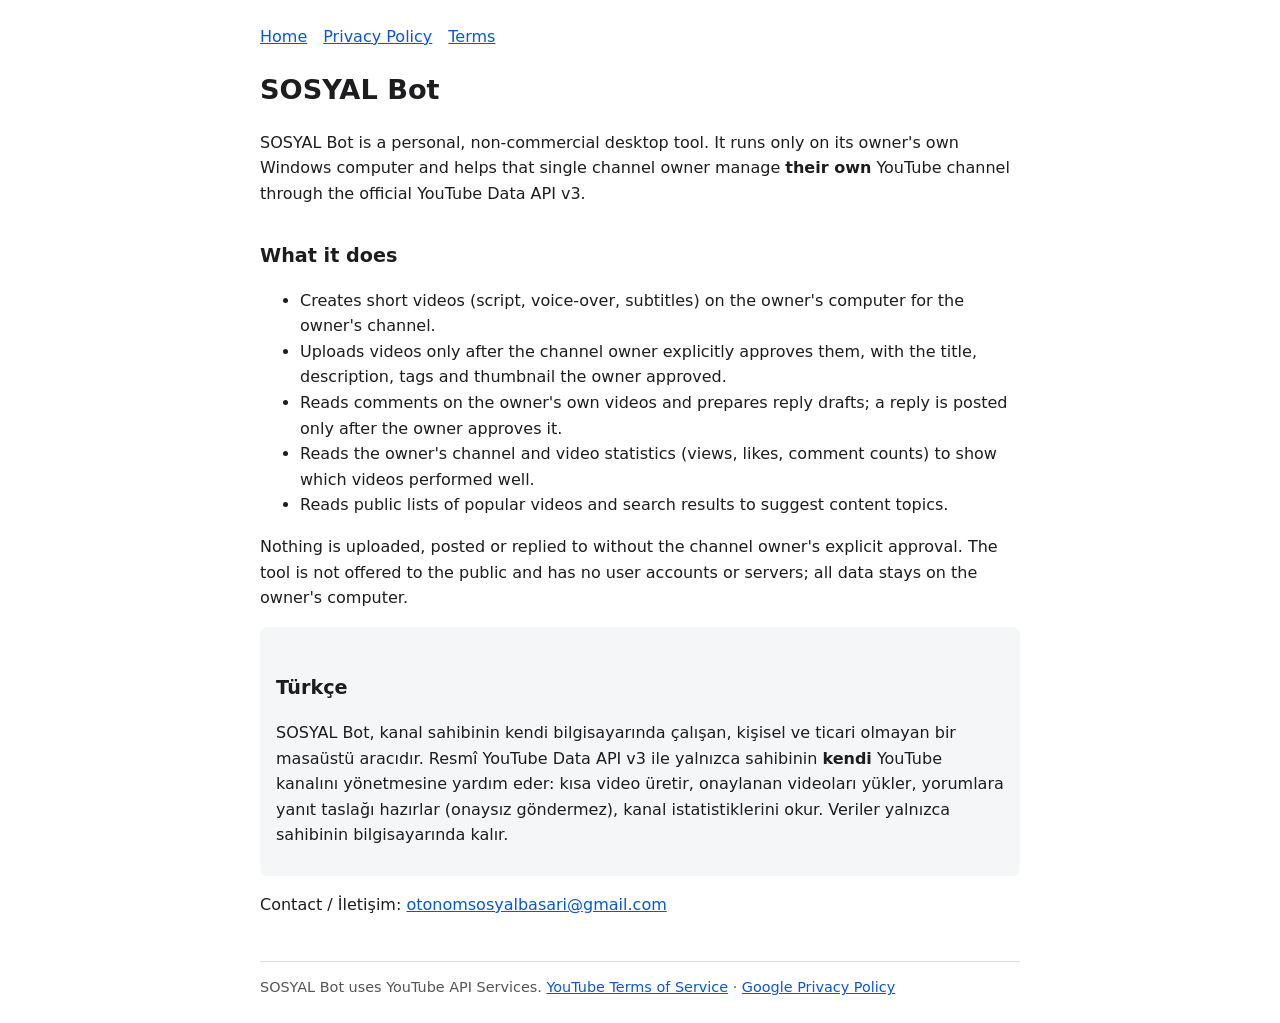
<file: index.html>
<!doctype html>
<html lang="en">
<head>
<meta charset="utf-8">
<meta name="viewport" content="width=device-width, initial-scale=1">
<title>SOSYAL Bot</title>
<meta name="description" content="SOSYAL Bot is a personal desktop tool that helps one channel owner manage their own YouTube channel.">
<link rel="stylesheet" href="style.css">
</head>
<body>
<nav><a href="index.html">Home</a><a href="privacy.html">Privacy Policy</a><a href="terms.html">Terms</a></nav>
<h1>SOSYAL Bot</h1>
<p>SOSYAL Bot is a personal, non-commercial desktop tool. It runs only on its owner's own Windows computer and helps that single channel owner manage <strong>their own</strong> YouTube channel through the official YouTube Data API v3.</p>
<h2>What it does</h2>
<ul>
<li>Creates short videos (script, voice-over, subtitles) on the owner's computer for the owner's channel.</li>
<li>Uploads videos only after the channel owner explicitly approves them, with the title, description, tags and thumbnail the owner approved.</li>
<li>Reads comments on the owner's own videos and prepares reply drafts; a reply is posted only after the owner approves it.</li>
<li>Reads the owner's channel and video statistics (views, likes, comment counts) to show which videos performed well.</li>
<li>Reads public lists of popular videos and search results to suggest content topics.</li>
</ul>
<p>Nothing is uploaded, posted or replied to without the channel owner's explicit approval. The tool is not offered to the public and has no user accounts or servers; all data stays on the owner's computer.</p>
<div class="lang">
<h2>Türkçe</h2>
<p>SOSYAL Bot, kanal sahibinin kendi bilgisayarında çalışan, kişisel ve ticari olmayan bir masaüstü aracıdır. Resmî YouTube Data API v3 ile yalnızca sahibinin <strong>kendi</strong> YouTube kanalını yönetmesine yardım eder: kısa video üretir, onaylanan videoları yükler, yorumlara yanıt taslağı hazırlar (onaysız göndermez), kanal istatistiklerini okur. Veriler yalnızca sahibinin bilgisayarında kalır.</p>
</div>
<p>Contact / İletişim: <a href="mailto:otonomsosyalbasari@gmail.com">otonomsosyalbasari@gmail.com</a></p>
<footer>SOSYAL Bot uses YouTube API Services. <a href="https://www.youtube.com/t/terms">YouTube Terms of Service</a> · <a href="https://policies.google.com/privacy">Google Privacy Policy</a></footer>
</body>
</html>
</file>
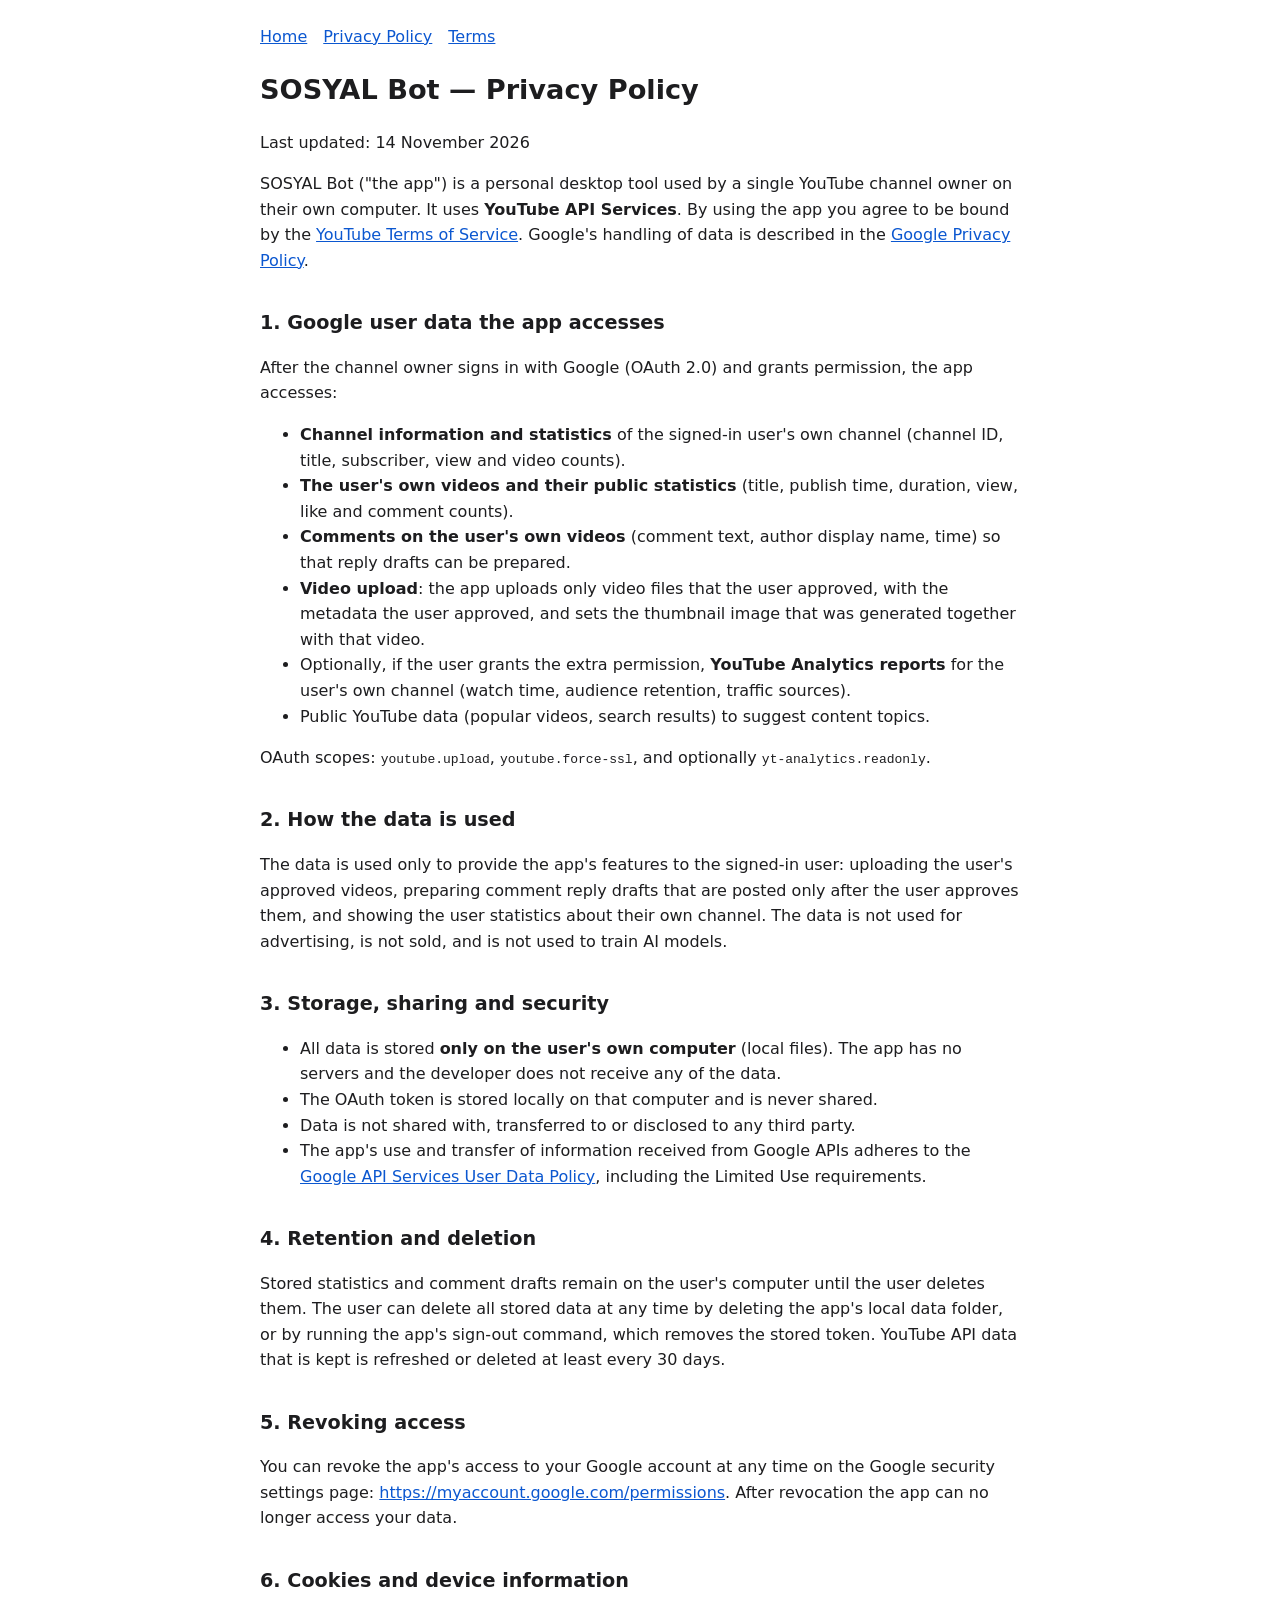
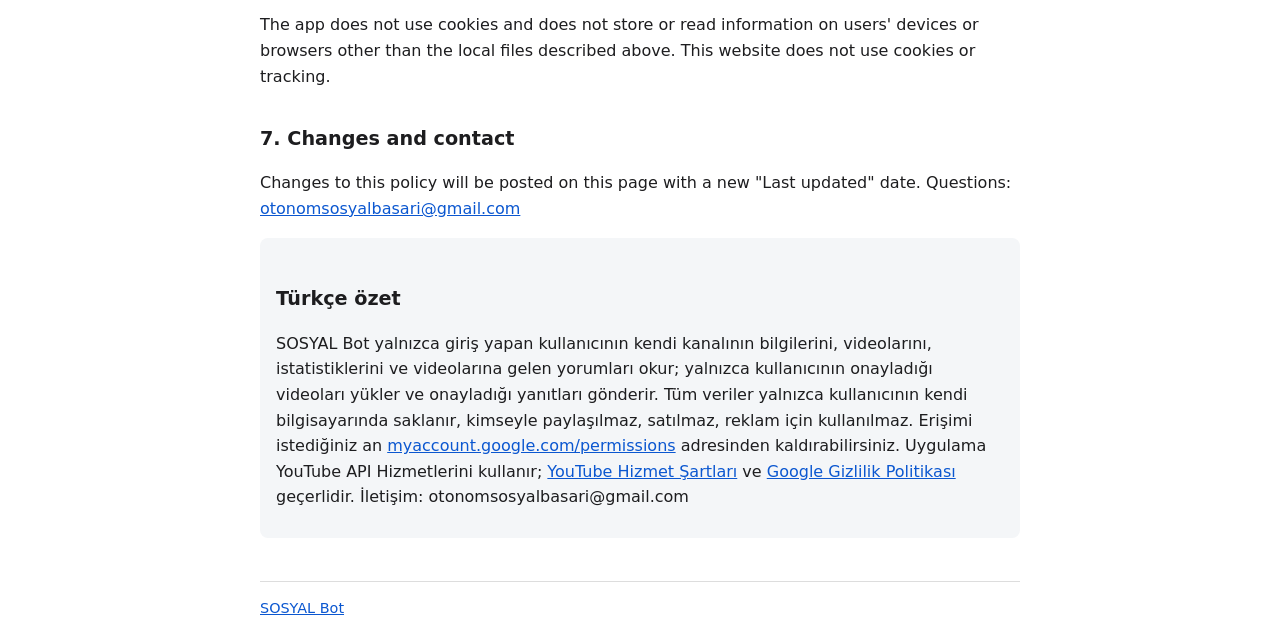
<file: privacy.html>
<!doctype html>
<html lang="en">
<head>
<meta charset="utf-8">
<meta name="viewport" content="width=device-width, initial-scale=1">
<title>Privacy Policy</title>
<meta name="description" content="Privacy Policy of SOSYAL Bot">
<link rel="stylesheet" href="style.css">
</head>
<body>
<nav><a href="index.html">Home</a><a href="privacy.html">Privacy Policy</a><a href="terms.html">Terms</a></nav>
<h1>SOSYAL Bot — Privacy Policy</h1>
<p>Last updated: 14 November 2026</p>

<p>SOSYAL Bot ("the app") is a personal desktop tool used by a single YouTube channel owner on their own computer. It uses <strong>YouTube API Services</strong>. By using the app you agree to be bound by the <a href="https://www.youtube.com/t/terms">YouTube Terms of Service</a>. Google's handling of data is described in the <a href="https://policies.google.com/privacy">Google Privacy Policy</a>.</p>

<h2>1. Google user data the app accesses</h2>
<p>After the channel owner signs in with Google (OAuth 2.0) and grants permission, the app accesses:</p>
<ul>
<li><strong>Channel information and statistics</strong> of the signed-in user's own channel (channel ID, title, subscriber, view and video counts).</li>
<li><strong>The user's own videos and their public statistics</strong> (title, publish time, duration, view, like and comment counts).</li>
<li><strong>Comments on the user's own videos</strong> (comment text, author display name, time) so that reply drafts can be prepared.</li>
<li><strong>Video upload</strong>: the app uploads only video files that the user approved, with the metadata the user approved, and sets the thumbnail image that was generated together with that video.</li>
<li>Optionally, if the user grants the extra permission, <strong>YouTube Analytics reports</strong> for the user's own channel (watch time, audience retention, traffic sources).</li>
<li>Public YouTube data (popular videos, search results) to suggest content topics.</li>
</ul>
<p>OAuth scopes: <code>youtube.upload</code>, <code>youtube.force-ssl</code>, and optionally <code>yt-analytics.readonly</code>.</p>

<h2>2. How the data is used</h2>
<p>The data is used only to provide the app's features to the signed-in user: uploading the user's approved videos, preparing comment reply drafts that are posted only after the user approves them, and showing the user statistics about their own channel. The data is not used for advertising, is not sold, and is not used to train AI models.</p>

<h2>3. Storage, sharing and security</h2>
<ul>
<li>All data is stored <strong>only on the user's own computer</strong> (local files). The app has no servers and the developer does not receive any of the data.</li>
<li>The OAuth token is stored locally on that computer and is never shared.</li>
<li>Data is not shared with, transferred to or disclosed to any third party.</li>
<li>The app's use and transfer of information received from Google APIs adheres to the <a href="https://developers.google.com/terms/api-services-user-data-policy">Google API Services User Data Policy</a>, including the Limited Use requirements.</li>
</ul>

<h2>4. Retention and deletion</h2>
<p>Stored statistics and comment drafts remain on the user's computer until the user deletes them. The user can delete all stored data at any time by deleting the app's local data folder, or by running the app's sign-out command, which removes the stored token. YouTube API data that is kept is refreshed or deleted at least every 30 days.</p>

<h2>5. Revoking access</h2>
<p>You can revoke the app's access to your Google account at any time on the Google security settings page: <a href="https://myaccount.google.com/permissions">https://myaccount.google.com/permissions</a>. After revocation the app can no longer access your data.</p>

<h2>6. Cookies and device information</h2>
<p>The app does not use cookies and does not store or read information on users' devices or browsers other than the local files described above. This website does not use cookies or tracking.</p>

<h2>7. Changes and contact</h2>
<p>Changes to this policy will be posted on this page with a new "Last updated" date. Questions: <a href="mailto:otonomsosyalbasari@gmail.com">otonomsosyalbasari@gmail.com</a></p>

<div class="lang">
<h2>Türkçe özet</h2>
<p>SOSYAL Bot yalnızca giriş yapan kullanıcının kendi kanalının bilgilerini, videolarını, istatistiklerini ve videolarına gelen yorumları okur; yalnızca kullanıcının onayladığı videoları yükler ve onayladığı yanıtları gönderir. Tüm veriler yalnızca kullanıcının kendi bilgisayarında saklanır, kimseyle paylaşılmaz, satılmaz, reklam için kullanılmaz. Erişimi istediğiniz an <a href="https://myaccount.google.com/permissions">myaccount.google.com/permissions</a> adresinden kaldırabilirsiniz. Uygulama YouTube API Hizmetlerini kullanır; <a href="https://www.youtube.com/t/terms">YouTube Hizmet Şartları</a> ve <a href="https://policies.google.com/privacy">Google Gizlilik Politikası</a> geçerlidir. İletişim: otonomsosyalbasari@gmail.com</p>
</div>
<footer><a href="index.html">SOSYAL Bot</a></footer>
</body>
</html>
</file>
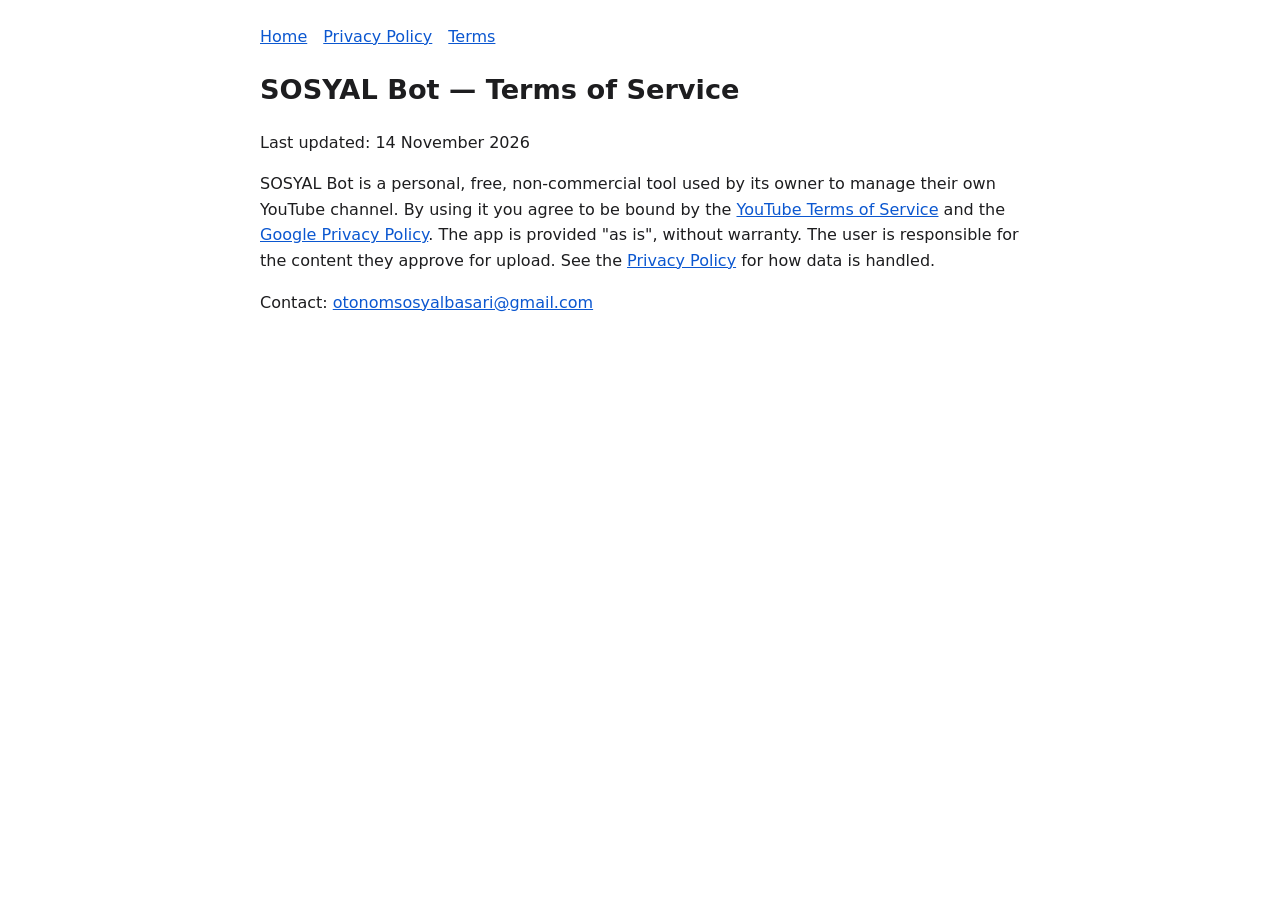
<file: terms.html>
<!doctype html>
<html lang="en">
<head>
<meta charset="utf-8">
<meta name="viewport" content="width=device-width, initial-scale=1">
<title>Terms of Service</title>
<link rel="stylesheet" href="style.css">
</head>
<body>
<nav><a href="index.html">Home</a><a href="privacy.html">Privacy Policy</a><a href="terms.html">Terms</a></nav>
<h1>SOSYAL Bot — Terms of Service</h1>
<p>Last updated: 14 November 2026</p>
<p>SOSYAL Bot is a personal, free, non-commercial tool used by its owner to manage their own YouTube channel. By using it you agree to be bound by the <a href="https://www.youtube.com/t/terms">YouTube Terms of Service</a> and the <a href="https://policies.google.com/privacy">Google Privacy Policy</a>. The app is provided "as is", without warranty. The user is responsible for the content they approve for upload. See the <a href="privacy.html">Privacy Policy</a> for how data is handled.</p>
<p>Contact: <a href="mailto:otonomsosyalbasari@gmail.com">otonomsosyalbasari@gmail.com</a></p>
</body>
</html>
</file>
<file: style.css>
body{font-family:system-ui,Segoe UI,Arial,sans-serif;max-width:760px;margin:0 auto;padding:24px 16px;line-height:1.6;color:#1d1d1f;background:#fff}
h1{font-size:1.7rem}h2{font-size:1.2rem;margin-top:1.8em}a{color:#0b57d0}
nav a{margin-right:16px}footer{margin-top:3em;font-size:.9rem;color:#555;border-top:1px solid #ddd;padding-top:1em}
.lang{background:#f4f6f8;border-radius:8px;padding:12px 16px;margin:1em 0}
</file>
